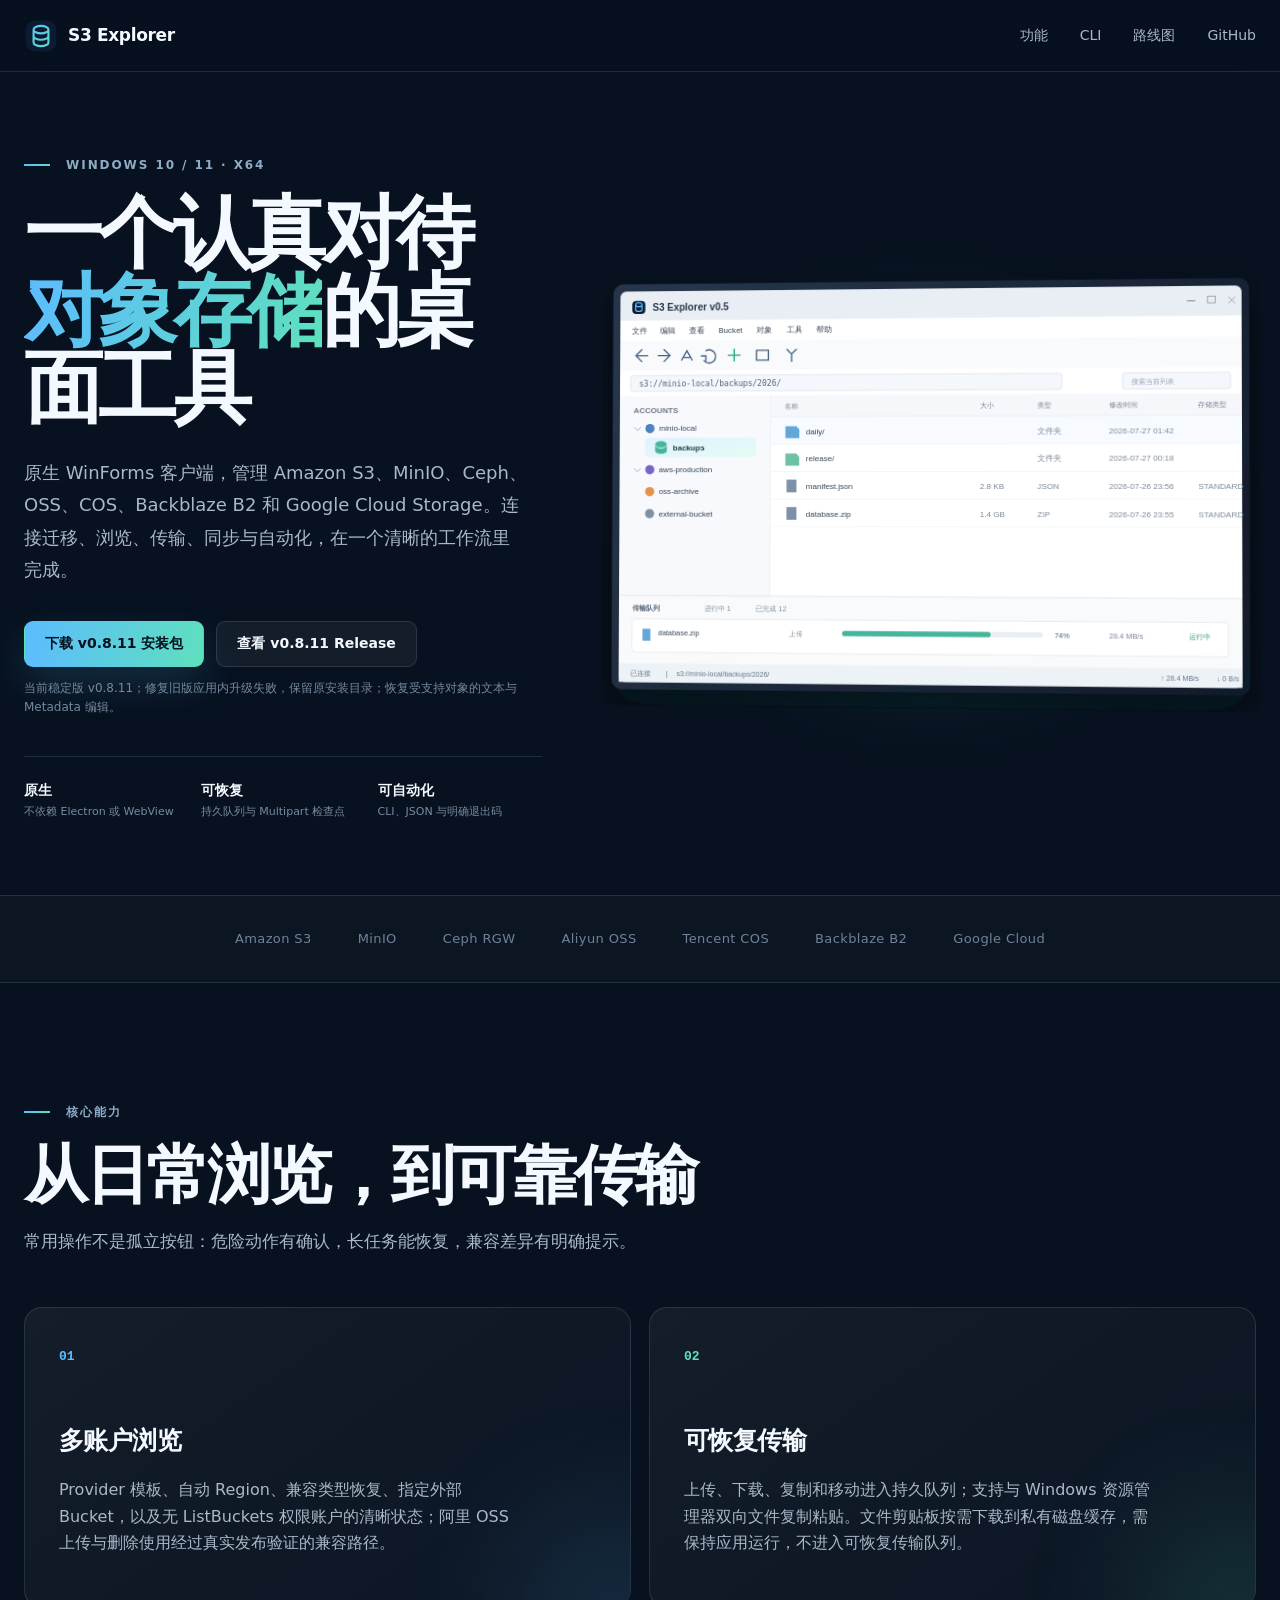
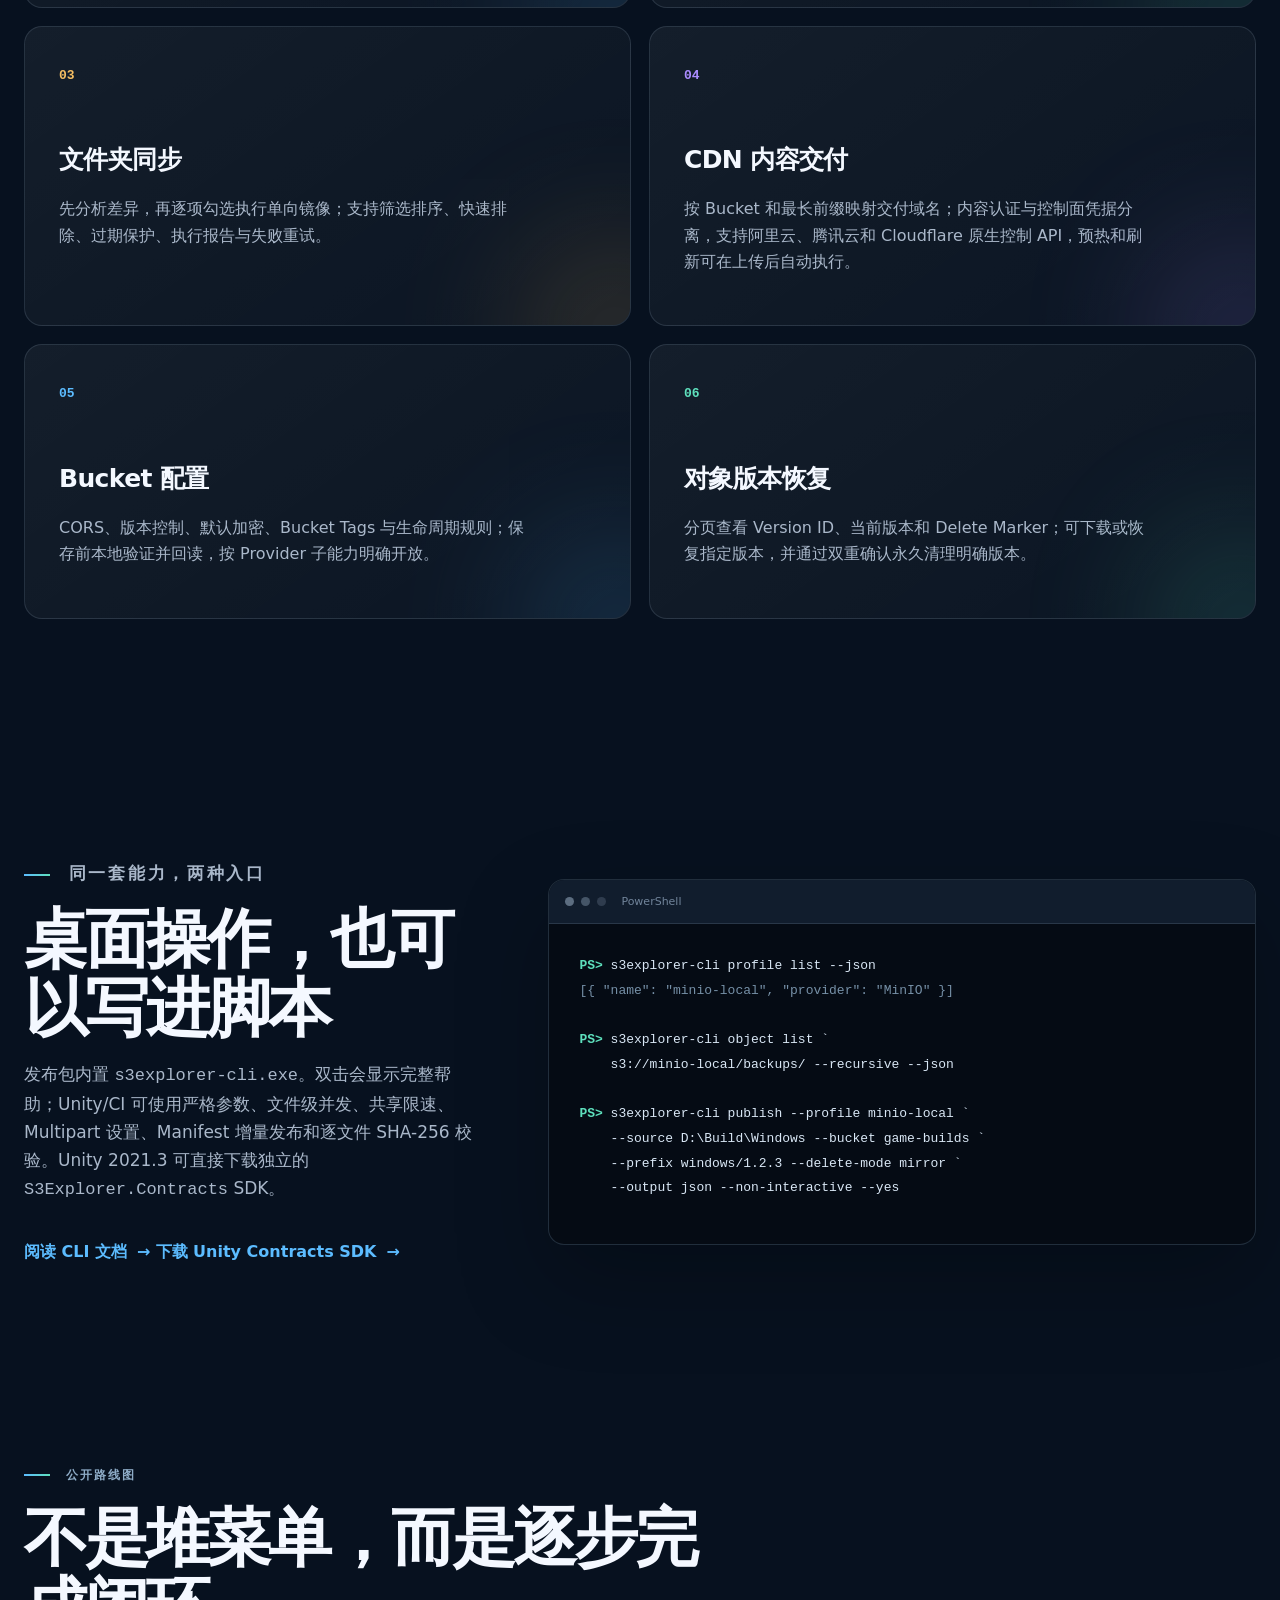
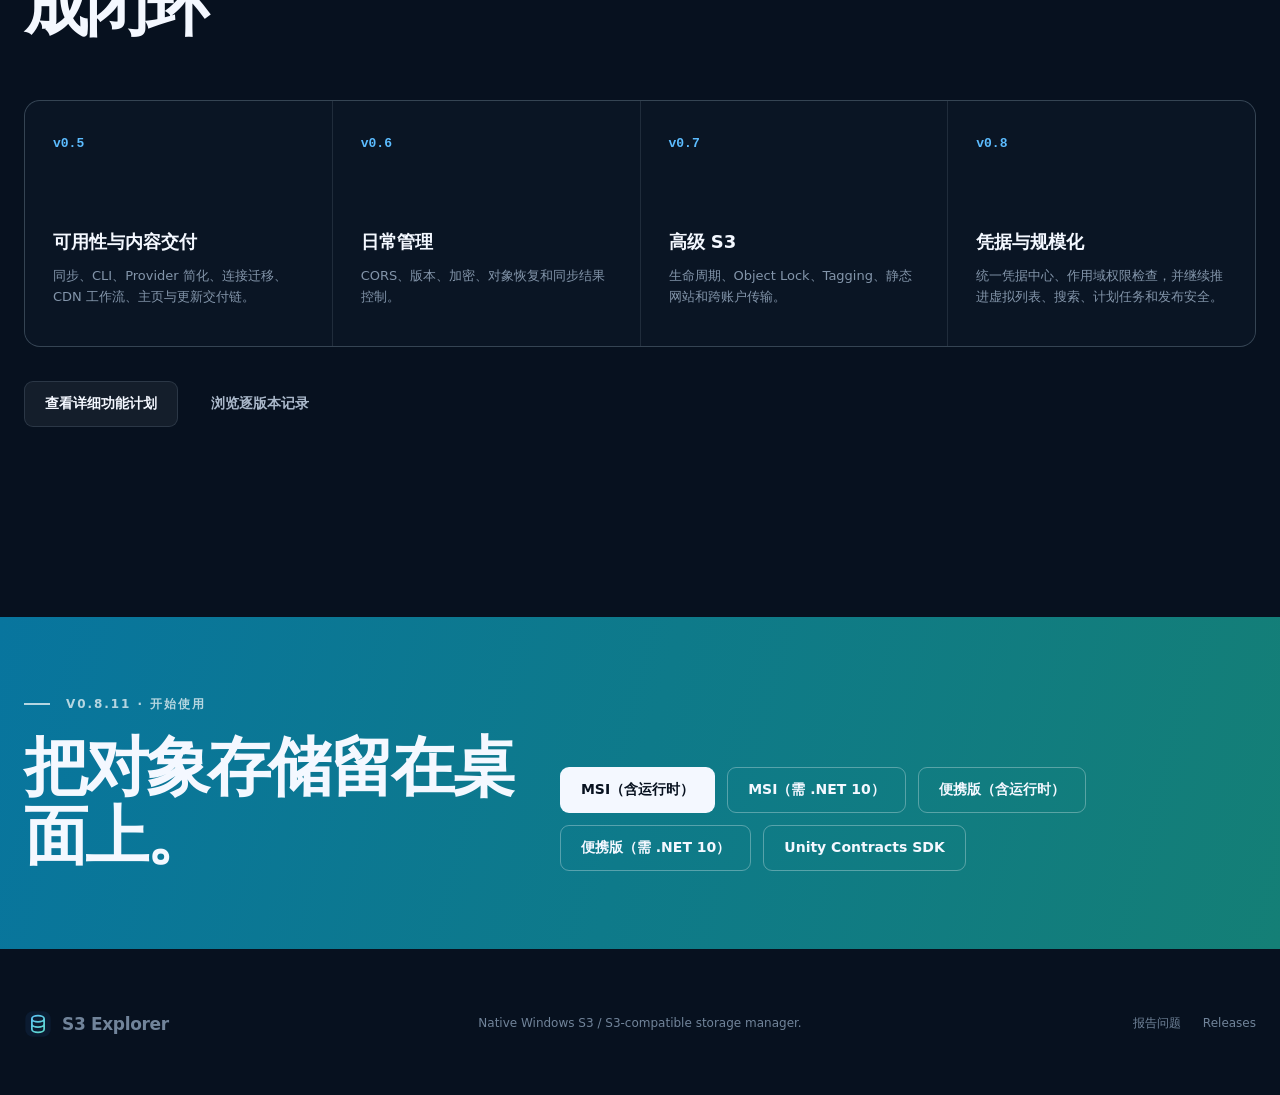
<file: docs/site/index.html>
<!doctype html>
<html lang="zh-CN">
<head>
  <meta charset="utf-8">
  <meta name="viewport" content="width=device-width, initial-scale=1">
  <meta name="description" content="S3 Explorer 是面向 Windows 10/11 的原生 S3 与 S3-compatible 对象存储管理工具，支持 Amazon S3、MinIO、Ceph、OSS、COS、Backblaze B2、Google Cloud、AWS Profile 与工作负载角色，提供可靠传输、文件夹同步、CDN 内容交付与命令行 API。">
  <meta name="robots" content="index, follow, max-image-preview:large, max-snippet:-1, max-video-preview:-1">
  <meta name="theme-color" content="#07111f">
  <meta property="og:type" content="website">
  <meta property="og:locale" content="zh_CN">
  <meta property="og:site_name" content="S3 Explorer">
  <meta property="og:title" content="S3 Explorer · Windows S3 对象存储管理工具">
  <meta property="og:description" content="管理 Amazon S3、MinIO 与 S3-compatible 存储的原生 Windows 客户端，支持可靠传输、文件夹同步、CDN 内容交付和 CLI 自动化。">
  <meta property="og:url" content="https://project-base-mirror.github.io/tool-storage-browser/">
  <meta property="og:image" content="https://project-base-mirror.github.io/tool-storage-browser/assets/social-card.png">
  <meta property="og:image:type" content="image/png">
  <meta property="og:image:width" content="1200">
  <meta property="og:image:height" content="630">
  <meta property="og:image:alt" content="S3 Explorer Windows 对象存储管理工具界面">
  <meta name="twitter:card" content="summary_large_image">
  <meta name="twitter:title" content="S3 Explorer · Windows S3 对象存储管理工具">
  <meta name="twitter:description" content="原生 Windows S3 客户端，支持可靠传输、文件夹同步、CDN 内容交付和 CLI 自动化。">
  <meta name="twitter:image" content="https://project-base-mirror.github.io/tool-storage-browser/assets/social-card.png">
  <meta name="twitter:image:alt" content="S3 Explorer Windows 对象存储管理工具界面">
  <title>S3 Explorer - Windows S3 对象存储管理工具 | AWS S3 / MinIO</title>
  <link rel="canonical" href="https://project-base-mirror.github.io/tool-storage-browser/">
  <link rel="alternate" hreflang="zh-CN" href="https://project-base-mirror.github.io/tool-storage-browser/">
  <link rel="icon" href="assets/mark.svg" type="image/svg+xml">
  <link rel="stylesheet" href="assets/site.css">
  <script type="application/ld+json">
  {
    "@context": "https://schema.org",
    "@type": "SoftwareApplication",
    "name": "S3 Explorer",
    "alternateName": "S3 对象存储管理工具",
    "applicationCategory": "UtilitiesApplication",
    "operatingSystem": "Windows 10, Windows 11",
    "softwareVersion": "0.8.11",
    "isAccessibleForFree": true,
    "url": "https://project-base-mirror.github.io/tool-storage-browser/",
    "downloadUrl": "https://github.com/project-base-mirror/tool-storage-browser/releases/download/v0.8.11/S3Explorer-v0.8.11-win-x64-setup.msi",
    "releaseNotes": "https://github.com/project-base-mirror/tool-storage-browser/releases/tag/v0.8.11",
    "image": "https://project-base-mirror.github.io/tool-storage-browser/assets/social-card.png",
    "description": "面向 Windows 的原生 S3 与 S3-compatible 对象存储管理工具，支持可靠传输、文件夹同步、CDN 内容交付和 CLI 自动化。",
    "sameAs": "https://github.com/project-base-mirror/tool-storage-browser"
  }
  </script>
</head>
<body>
  <a class="skip-link" href="#main">跳到主要内容</a>
  <header class="site-header">
    <a class="brand" href="./" aria-label="S3 Explorer 首页">
      <img src="assets/mark.svg" width="34" height="34" alt="">
      <span>S3 Explorer</span>
    </a>
    <nav aria-label="主导航">
      <a href="#features">功能</a>
      <a href="#cli">CLI</a>
      <a href="#roadmap">路线图</a>
      <a href="https://github.com/project-base-mirror/tool-storage-browser">GitHub</a>
    </nav>
  </header>

  <main id="main">
    <section class="hero section-shell">
      <div class="hero-copy">
        <p class="eyebrow"><span></span> Windows 10 / 11 · x64</p>
        <h1>一个认真对待<br><em>对象存储</em>的桌面工具</h1>
        <p class="lede">原生 WinForms 客户端，管理 Amazon S3、MinIO、Ceph、OSS、COS、Backblaze B2 和 Google Cloud Storage。连接迁移、浏览、传输、同步与自动化，在一个清晰的工作流里完成。</p>
        <div class="hero-actions">
          <a class="button primary" href="https://github.com/project-base-mirror/tool-storage-browser/releases/download/v0.8.11/S3Explorer-v0.8.11-win-x64-setup.msi">下载 v0.8.11 安装包</a>
          <a class="button secondary" href="https://github.com/project-base-mirror/tool-storage-browser/releases/tag/v0.8.11">查看 v0.8.11 Release</a>
        </div>
        <p class="runtime-note">当前稳定版 v0.8.11；修复旧版应用内升级失败，保留原安装目录；恢复受支持对象的文本与 Metadata 编辑。</p>
        <ul class="hero-facts" aria-label="项目特点">
          <li><strong>原生</strong><span>不依赖 Electron 或 WebView</span></li>
          <li><strong>可恢复</strong><span>持久队列与 Multipart 检查点</span></li>
          <li><strong>可自动化</strong><span>CLI、JSON 与明确退出码</span></li>
        </ul>
      </div>
      <div class="app-stage" aria-label="S3 Explorer 应用界面示意图">
        <div class="stage-glow"></div>
        <img src="assets/app-preview.svg" alt="S3 Explorer 账户树、对象列表和传输队列界面">
      </div>
    </section>

    <section class="trust-strip" aria-label="支持的存储服务">
      <span>Amazon S3</span><span>MinIO</span><span>Ceph RGW</span><span>Aliyun OSS</span><span>Tencent COS</span><span>Backblaze B2</span><span>Google Cloud</span>
    </section>

    <section id="features" class="section-shell content-section">
      <div class="section-heading">
        <p class="eyebrow"><span></span> 核心能力</p>
        <h2>从日常浏览，到可靠传输</h2>
        <p>常用操作不是孤立按钮：危险动作有确认，长任务能恢复，兼容差异有明确提示。</p>
      </div>
      <div class="feature-grid">
        <article class="feature-card accent-blue">
          <span class="feature-number">01</span>
          <h3>多账户浏览</h3>
          <p>Provider 模板、自动 Region、兼容类型恢复、指定外部 Bucket，以及无 ListBuckets 权限账户的清晰状态；阿里 OSS 上传与删除使用经过真实发布验证的兼容路径。</p>
        </article>
        <article class="feature-card accent-mint">
          <span class="feature-number">02</span>
          <h3>可恢复传输</h3>
          <p>上传、下载、复制和移动进入持久队列；支持与 Windows 资源管理器双向文件复制粘贴。文件剪贴板按需下载到私有磁盘缓存，需保持应用运行，不进入可恢复传输队列。</p>
        </article>
        <article class="feature-card accent-amber">
          <span class="feature-number">03</span>
          <h3>文件夹同步</h3>
          <p>先分析差异，再逐项勾选执行单向镜像；支持筛选排序、快速排除、过期保护、执行报告与失败重试。</p>
        </article>
        <article class="feature-card accent-violet">
          <span class="feature-number">04</span>
          <h3>CDN 内容交付</h3>
          <p>按 Bucket 和最长前缀映射交付域名；内容认证与控制面凭据分离，支持阿里云、腾讯云和 Cloudflare 原生控制 API，预热和刷新可在上传后自动执行。</p>
        </article>
        <article class="feature-card accent-blue">
          <span class="feature-number">05</span>
          <h3>Bucket 配置</h3>
          <p>CORS、版本控制、默认加密、Bucket Tags 与生命周期规则；保存前本地验证并回读，按 Provider 子能力明确开放。</p>
        </article>
        <article class="feature-card accent-mint">
          <span class="feature-number">06</span>
          <h3>对象版本恢复</h3>
          <p>分页查看 Version ID、当前版本和 Delete Marker；可下载或恢复指定版本，并通过双重确认永久清理明确版本。</p>
        </article>
      </div>
    </section>

    <section id="cli" class="section-shell content-section cli-section">
      <div class="cli-copy">
        <p class="eyebrow"><span></span> 同一套能力，两种入口</p>
        <h2>桌面操作，也可以写进脚本</h2>
        <p>发布包内置 <code>s3explorer-cli.exe</code>。双击会显示完整帮助；Unity/CI 可使用严格参数、文件级并发、共享限速、Multipart 设置、Manifest 增量发布和逐文件 SHA-256 校验。Unity 2021.3 可直接下载独立的 <code>S3Explorer.Contracts</code> SDK。</p>
        <a class="text-link" href="https://github.com/project-base-mirror/tool-storage-browser#对象存储命令行-api">阅读 CLI 文档 <span>→</span></a>
        <a class="text-link" href="https://github.com/project-base-mirror/tool-storage-browser/releases/download/v0.8.11/S3Explorer.Contracts-v0.8.11.zip">下载 Unity Contracts SDK <span>→</span></a>
      </div>
      <div class="terminal" aria-label="CLI 示例">
        <div class="terminal-bar"><i></i><i></i><i></i><span>PowerShell</span></div>
        <pre><code><b>PS&gt;</b> s3explorer-cli profile list --json
<span class="dim">[{ "name": "minio-local", "provider": "MinIO" }]</span>

<b>PS&gt;</b> s3explorer-cli object list `
    s3://minio-local/backups/ --recursive --json

<b>PS&gt;</b> s3explorer-cli publish --profile minio-local `
    --source D:\Build\Windows --bucket game-builds `
    --prefix windows/1.2.3 --delete-mode mirror `
    --output json --non-interactive --yes</code></pre>
      </div>
    </section>

    <section id="roadmap" class="section-shell content-section roadmap-section">
      <div class="section-heading">
        <p class="eyebrow"><span></span> 公开路线图</p>
        <h2>不是堆菜单，而是逐步完成闭环</h2>
      </div>
      <div class="milestones">
        <article><span>v0.5</span><h3>可用性与内容交付</h3><p>同步、CLI、Provider 简化、连接迁移、CDN 工作流、主页与更新交付链。</p></article>
        <article><span>v0.6</span><h3>日常管理</h3><p>CORS、版本、加密、对象恢复和同步结果控制。</p></article>
        <article><span>v0.7</span><h3>高级 S3</h3><p>生命周期、Object Lock、Tagging、静态网站和跨账户传输。</p></article>
        <article><span>v0.8</span><h3>凭据与规模化</h3><p>统一凭据中心、作用域权限检查，并继续推进虚拟列表、搜索、计划任务和发布安全。</p></article>
      </div>
      <div class="roadmap-links">
        <a class="button secondary" href="https://github.com/project-base-mirror/tool-storage-browser/blob/main/docs/Roadmap-v0.5-v0.8.md">查看详细功能计划</a>
        <a class="button ghost" href="https://github.com/project-base-mirror/tool-storage-browser/tree/main/docs/versions">浏览逐版本记录</a>
      </div>
    </section>

    <section class="download-band">
      <div class="section-shell download-inner">
        <div><p class="eyebrow"><span></span> v0.8.11 · 开始使用</p><h2>把对象存储留在桌面上。</h2></div>
        <div class="download-actions">
          <a class="button light" href="https://github.com/project-base-mirror/tool-storage-browser/releases/download/v0.8.11/S3Explorer-v0.8.11-win-x64-setup.msi">MSI（含运行时）</a>
          <a class="button outline-light" href="https://github.com/project-base-mirror/tool-storage-browser/releases/download/v0.8.11/S3Explorer-v0.8.11-win-x64-framework-dependent-setup.msi">MSI（需 .NET 10）</a>
          <a class="button outline-light" href="https://github.com/project-base-mirror/tool-storage-browser/releases/download/v0.8.11/S3Explorer-v0.8.11-win-x64-self-contained.zip">便携版（含运行时）</a>
          <a class="button outline-light" href="https://github.com/project-base-mirror/tool-storage-browser/releases/download/v0.8.11/S3Explorer-v0.8.11-win-x64.zip">便携版（需 .NET 10）</a>
          <a class="button outline-light" href="https://github.com/project-base-mirror/tool-storage-browser/releases/download/v0.8.11/S3Explorer.Contracts-v0.8.11.zip">Unity Contracts SDK</a>
        </div>
      </div>
    </section>
  </main>

  <footer class="site-footer section-shell">
    <div class="brand"><img src="assets/mark.svg" width="28" height="28" alt=""><span>S3 Explorer</span></div>
    <p>Native Windows S3 / S3-compatible storage manager.</p>
    <div><a href="https://github.com/project-base-mirror/tool-storage-browser/issues/new/choose">报告问题</a><a href="https://github.com/project-base-mirror/tool-storage-browser/releases">Releases</a></div>
  </footer>
</body>
</html>
</file>
<file: docs/site/assets/site.css>
:root {
  color-scheme: dark;
  --ink: #f4f8ff;
  --muted: #aab8ca;
  --deep: #07111f;
  --panel: #0d1a2b;
  --line: rgba(181, 208, 235, .14);
  --blue: #5cbcff;
  --mint: #5ee0bd;
  --amber: #f5be63;
  --violet: #ab8cff;
  --max: 1240px;
}

* { box-sizing: border-box; }
html { scroll-behavior: smooth; }
body { margin: 0; overflow-x: clip; background: var(--deep); color: var(--ink); font-family: "Segoe UI Variable", "Segoe UI", system-ui, sans-serif; line-height: 1.65; }
a { color: inherit; text-decoration: none; }
img { max-width: 100%; display: block; }
code { font-family: "Cascadia Code", Consolas, monospace; }
.skip-link { position: fixed; top: -80px; left: 16px; z-index: 100; background: #fff; color: #07111f; padding: 10px 14px; border-radius: 8px; }
.skip-link:focus { top: 12px; }
.section-shell { width: min(var(--max), calc(100% - 48px)); margin-inline: auto; }

.site-header { position: sticky; top: 0; z-index: 20; height: 72px; padding: 0 max(24px, calc((100vw - var(--max)) / 2)); display: flex; align-items: center; justify-content: space-between; background: rgba(7, 17, 31, .82); border-bottom: 1px solid var(--line); backdrop-filter: blur(18px); }
.brand { display: inline-flex; align-items: center; gap: 10px; font-size: 17px; font-weight: 680; letter-spacing: -.02em; }
.site-header nav { display: flex; gap: 32px; font-size: 14px; color: var(--muted); }
.site-header nav a { transition: color .2s ease; }
.site-header nav a:hover, .site-header nav a:focus-visible { color: var(--ink); }

.hero { min-height: 720px; display: grid; grid-template-columns: minmax(0, .88fr) minmax(520px, 1.12fr); align-items: center; gap: 54px; padding-block: 84px 74px; }
.hero-copy { position: relative; z-index: 2; }
.eyebrow { margin: 0 0 18px; color: #8eacc7; text-transform: uppercase; letter-spacing: .16em; font-size: 12px; font-weight: 700; }
.eyebrow span { display: inline-block; width: 26px; height: 2px; margin: 0 10px 3px 0; background: linear-gradient(90deg, var(--blue), var(--mint)); }
h1, h2, h3, p { text-wrap: pretty; }
h1 { margin: 0; max-width: 720px; font-size: clamp(52px, 6.2vw, 86px); line-height: .98; letter-spacing: -.058em; font-weight: 720; }
h1 em { color: transparent; background: linear-gradient(100deg, var(--blue), var(--mint)); background-clip: text; font-style: normal; }
.lede { max-width: 660px; margin: 30px 0 0; color: var(--muted); font-size: 18px; line-height: 1.8; }
.hero-actions, .roadmap-links, .download-actions { display: flex; flex-wrap: wrap; gap: 12px; margin-top: 34px; }
.button { min-height: 46px; display: inline-flex; align-items: center; justify-content: center; padding: 0 20px; border: 1px solid transparent; border-radius: 9px; font-size: 14px; font-weight: 650; transition: transform .2s ease, border-color .2s ease, background .2s ease; }
.button:hover { transform: translateY(-2px); }
.button.primary { color: #06111e; background: linear-gradient(100deg, var(--blue), var(--mint)); box-shadow: 0 16px 40px rgba(75, 185, 226, .18); }
.button.secondary { background: rgba(255, 255, 255, .055); border-color: var(--line); }
.button.ghost { color: var(--muted); border-color: transparent; }
.button.light { color: #07111f; background: #f4f8ff; }
.button.outline-light { border-color: rgba(255,255,255,.3); }
.runtime-note { color: #75889d; font-size: 12px; margin: 12px 0 0; }
.hero-facts { list-style: none; display: grid; grid-template-columns: repeat(3, 1fr); gap: 12px; margin: 38px 0 0; padding: 22px 0 0; border-top: 1px solid var(--line); }
.hero-facts li { display: grid; gap: 2px; }
.hero-facts strong { font-size: 14px; }
.hero-facts span { color: #788ba1; font-size: 11px; line-height: 1.5; }
.app-stage { position: relative; min-width: 0; transform: perspective(1400px) rotateY(-4deg) rotateX(1deg); }
.app-stage img { position: relative; z-index: 1; width: min(850px, 100%); }
.stage-glow { position: absolute; inset: 10% 10% 3%; background: radial-gradient(circle, rgba(54, 150, 210, .32), rgba(94, 224, 189, .12) 35%, transparent 70%); filter: blur(40px); }

.trust-strip { min-height: 88px; display: flex; align-items: center; justify-content: center; flex-wrap: wrap; gap: 24px 46px; padding: 20px 24px; border-block: 1px solid var(--line); background: rgba(255, 255, 255, .018); color: #6f8299; font-size: 13px; letter-spacing: .03em; }
.content-section { padding-block: 120px; }
.section-heading { max-width: 720px; }
.section-heading h2, .cli-copy h2, .download-inner h2 { margin: 0; font-size: clamp(38px, 5vw, 64px); line-height: 1.08; letter-spacing: -.045em; }
.section-heading > p:last-child, .cli-copy > p { max-width: 650px; color: var(--muted); font-size: 17px; }
.feature-grid { display: grid; grid-template-columns: repeat(2, 1fr); gap: 18px; margin-top: 52px; }
.feature-card { position: relative; min-height: 250px; padding: 34px; overflow: hidden; background: linear-gradient(145deg, rgba(255,255,255,.055), rgba(255,255,255,.018)); border: 1px solid var(--line); border-radius: 18px; }
.feature-card::after { content: ""; position: absolute; width: 190px; height: 190px; right: -80px; bottom: -100px; border-radius: 50%; background: var(--accent); filter: blur(70px); opacity: .18; }
.feature-card h3 { margin: 52px 0 10px; font-size: 25px; letter-spacing: -.025em; }
.feature-card p { max-width: 470px; color: var(--muted); }
.feature-number { color: var(--accent); font: 700 13px "Cascadia Code", monospace; }
.accent-blue { --accent: var(--blue); }.accent-mint { --accent: var(--mint); }.accent-amber { --accent: var(--amber); }.accent-violet { --accent: var(--violet); }

.cli-section { display: grid; grid-template-columns: .78fr 1.22fr; gap: 72px; align-items: center; }
.cli-copy .text-link { display: inline-flex; align-items: center; gap: 10px; margin-top: 18px; color: var(--blue); font-weight: 650; }
.terminal { border: 1px solid rgba(146, 185, 219, .2); border-radius: 16px; overflow: hidden; background: #050b14; box-shadow: 0 35px 90px rgba(0,0,0,.25); }
.terminal-bar { height: 44px; display: flex; align-items: center; gap: 7px; padding: 0 16px; background: #111d2d; border-bottom: 1px solid var(--line); }
.terminal-bar i { width: 9px; height: 9px; border-radius: 50%; background: #5c6d80; }.terminal-bar i:nth-child(2) { opacity: .7; }.terminal-bar i:nth-child(3) { opacity: .4; }
.terminal-bar span { margin-left: 8px; color: #71849a; font-size: 11px; }
.terminal pre { min-height: 320px; margin: 0; padding: 30px; overflow: auto; color: #d9e7f5; font-size: 13px; line-height: 1.9; }
.terminal b { color: var(--mint); }.terminal .dim { color: #7690a7; }

.roadmap-section { padding-top: 80px; }
.milestones { position: relative; display: grid; grid-template-columns: repeat(4, 1fr); gap: 1px; margin-top: 58px; background: var(--line); border: 1px solid var(--line); border-radius: 16px; overflow: hidden; }
.milestones article { min-height: 245px; padding: 28px; background: #0a1524; }
.milestones span { color: var(--blue); font: 700 13px "Cascadia Code", monospace; }
.milestones h3 { margin: 72px 0 8px; font-size: 18px; }
.milestones p { margin: 0; color: #8395aa; font-size: 13px; }

.download-band { margin-top: 70px; padding-block: 78px; background: linear-gradient(105deg, #08759e, #147f76); }
.download-inner { display: flex; align-items: end; justify-content: space-between; gap: 40px; }
.download-inner .eyebrow { color: rgba(255,255,255,.7); }.download-inner .eyebrow span { background: rgba(255,255,255,.7); }
.site-footer { min-height: 150px; display: grid; grid-template-columns: 1fr auto 1fr; align-items: center; gap: 24px; color: #71849a; font-size: 12px; }
.site-footer > div:last-child { justify-self: end; display: flex; gap: 22px; }
.site-footer a:hover { color: var(--ink); }

.error-page { min-height: 100vh; display: grid; place-items: center; text-align: center; }
.error-page main { padding: 30px; }.error-page img { margin: 0 auto 20px; }.error-page h1 { font-size: clamp(44px, 8vw, 74px); }.error-page p { color: var(--muted); }.error-page .button { margin-top: 20px; }

@media (max-width: 1080px) {
  .hero { grid-template-columns: 1fr; padding-top: 90px; }
  .hero-copy { max-width: 760px; }
  .app-stage { margin: -10px 0 0; transform: none; }
  .app-stage img { width: 100%; }
  .cli-section { grid-template-columns: 1fr; }
  .milestones { grid-template-columns: repeat(2, 1fr); }
}
@media (max-width: 720px) {
  .section-shell { width: min(100% - 30px, var(--max)); }
  .site-header { height: 62px; padding-inline: 15px; }.site-header nav a:not(:last-child) { display: none; }
  .hero { min-height: 0; gap: 42px; padding-block: 70px 56px; }
  h1 { font-size: clamp(48px, 14vw, 68px); }
  .lede { font-size: 16px; }
  .hero-facts { grid-template-columns: 1fr; }
  .app-stage { margin: 0; }
  .trust-strip { gap: 16px 28px; }
  .content-section { padding-block: 88px; }
  .feature-grid, .milestones { grid-template-columns: 1fr; }
  .feature-card { min-height: 225px; padding: 26px; }
  .terminal pre { padding: 22px; font-size: 11px; }
  .download-inner { align-items: flex-start; flex-direction: column; }
  .site-footer { grid-template-columns: 1fr; padding-block: 35px; }.site-footer > div:last-child { justify-self: start; }
}
@media (prefers-reduced-motion: reduce) {
  html { scroll-behavior: auto; }
  *, *::before, *::after { transition-duration: .01ms !important; }
}
</file>
